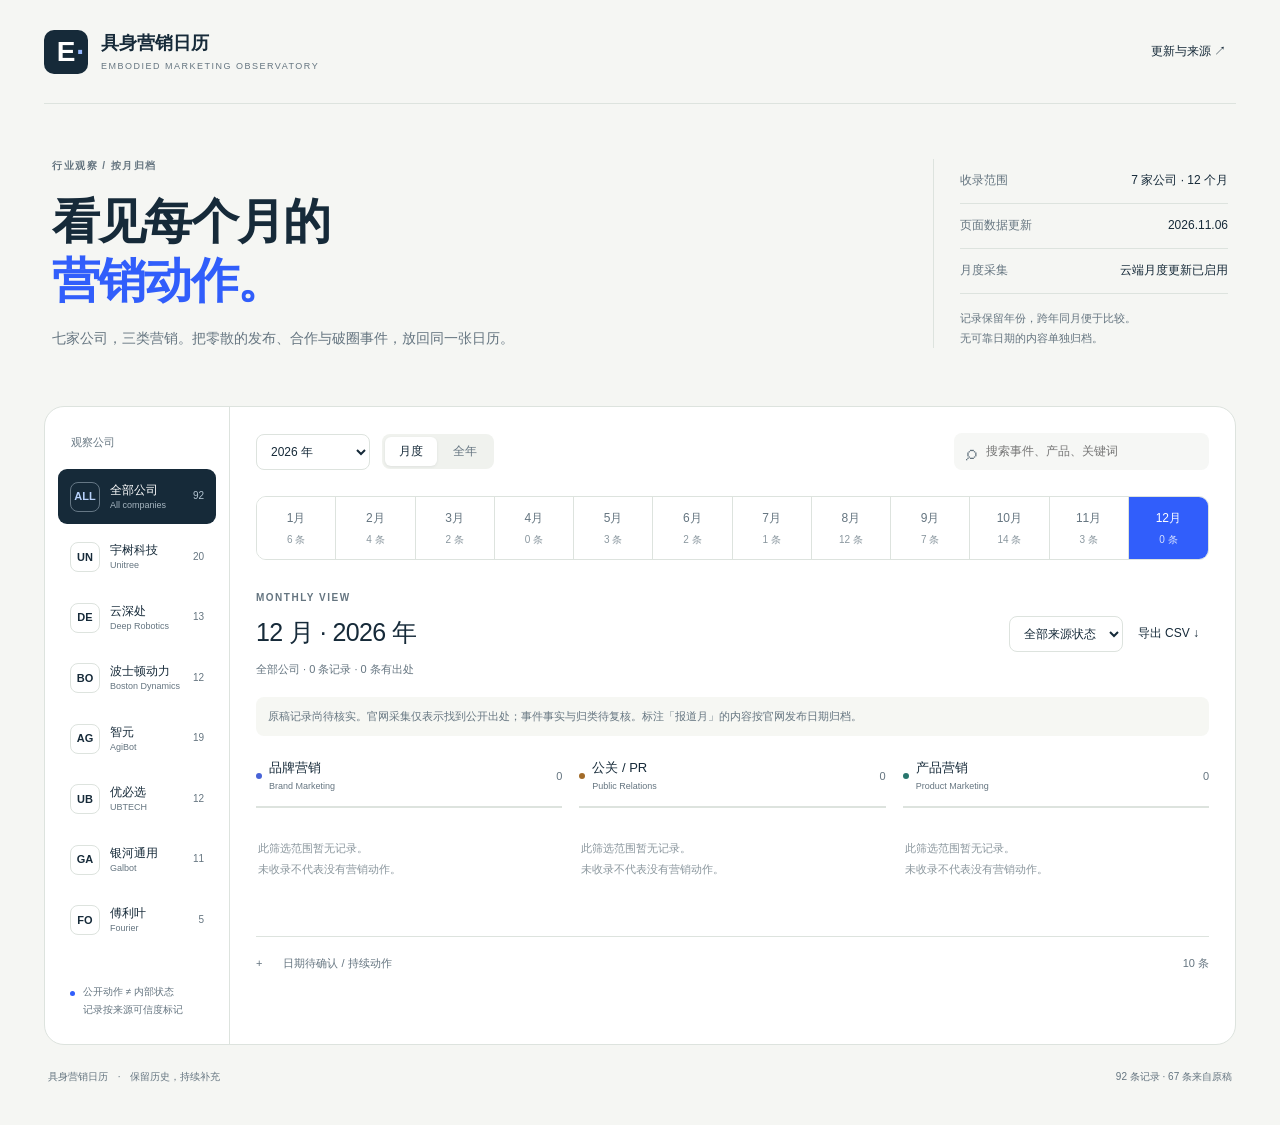
<file: index.html>
<!doctype html>
<html lang="zh-CN">
<head>
  <meta charset="utf-8">
  <meta name="viewport" content="width=device-width,initial-scale=1">
  <meta name="description" content="具身智能公司营销动作日历：按月查看品牌营销、公关与产品营销，追踪公开来源与更新记录。">
  <meta name="color-scheme" content="light">
  <title>具身营销日历 · 行业观察</title>
  <style>:root{--ink:#162a39;--muted:#657580;--paper:#f5f6f3;--white:#fff;--line:#dde3de;--blue:#315efb;--brand:#4863d7;--brand-soft:#eff2ff;--pr:#a26b29;--pr-soft:#fbf4e9;--product:#28766d;--product-soft:#eaf5f2;--pending:#797d83;--pending-soft:#f2f3f3;--radius:14px}
*{box-sizing:border-box}body{margin:0;background:var(--paper);color:var(--ink);font-family:-apple-system,BlinkMacSystemFont,"PingFang SC","Microsoft YaHei",sans-serif;font-size:14px;line-height:1.65}button,input,select{font:inherit;color:inherit}button,a,summary,select{touch-action:manipulation}button{cursor:pointer}a{color:var(--blue);text-underline-offset:3px}button:focus-visible,a:focus-visible,select:focus-visible,input:focus-visible,summary:focus-visible{outline:3px solid #7192ff;outline-offset:3px}.site-shell{max-width:1440px;padding:0 44px;margin:auto}.topbar{height:104px;display:flex;justify-content:space-between;align-items:center;border-bottom:1px solid var(--line);gap:18px}.wordmark{display:flex;align-items:center;gap:13px;text-decoration:none;color:var(--ink);font-size:18px;font-weight:600;line-height:1.35}.wordmark small{display:block;font-size:9px;font-weight:500;letter-spacing:1.5px;margin-top:5px;color:var(--muted)}.logo{background:var(--ink);color:#fff;display:grid;place-items:center;font-size:28px;position:relative;width:44px;height:44px;border-radius:10px}.logo span{color:#96b8ff;position:absolute;right:4px;bottom:3px}.quiet{border:0;padding:8px 10px;background:transparent;font-size:12px;border-radius:7px}.quiet:hover{background:#e9ede8}.hero{display:flex;align-items:center;justify-content:space-between;gap:70px;padding:54px 8px 56px}.hero-copy{max-width:610px}.eyebrow{font-size:10px;letter-spacing:1.5px;font-weight:600;color:var(--muted)}h1{font-size:48px;letter-spacing:-1.8px;line-height:1.23;font-weight:600;margin:17px 0 17px}h1 span{color:var(--blue)}.hero p{margin:0;color:var(--muted);max-width:475px;font-size:14px}.hero-meta{min-width:295px;max-width:345px;padding-left:26px;border-left:1px solid var(--line)}.meta-line{display:flex;justify-content:space-between;gap:30px;padding:12px 0;border-bottom:1px solid var(--line);font-size:12px}.meta-line span{color:var(--muted)}.meta-line strong{font-weight:500;text-align:right}.meta-caption{font-size:11px;color:var(--muted);line-height:1.8;padding-top:15px}.workspace{display:grid;grid-template-columns:185px minmax(0,1fr);background:var(--white);border:1px solid var(--line);border-radius:20px;min-height:530px;overflow:hidden}.sidebar{border-right:1px solid var(--line);padding:26px 13px 25px}.section-label{font-size:11px;color:var(--muted);padding:0 13px 18px;font-weight:500}.company-button{display:flex;align-items:center;text-align:left;width:100%;gap:10px;border:0;background:transparent;padding:12px;border-radius:9px;margin-bottom:5px}.company-button:hover{background:#f6f7f4}.company-button[aria-pressed=true]{background:var(--ink);color:#fff}.company-mark{font-size:11px;display:grid;place-items:center;height:30px;width:30px;border:1px solid var(--line);border-radius:8px;flex-shrink:0;font-weight:600}.company-button[aria-pressed=true] .company-mark{border-color:#657785;color:#b7d1fa}.company-name{font-size:12px;line-height:1.5;font-weight:500}.company-name small{display:block;font-size:9px;color:var(--muted);font-weight:400}.company-button[aria-pressed=true] small{color:#a7b6c1}.company-total{margin-left:auto;font-size:10px;color:var(--muted)}.company-button[aria-pressed=true] .company-total{color:#b3c4d1}.sidebar-note{display:flex;gap:8px;margin:35px 12px 0;align-items:start}.note-dot{width:5px;height:5px;background:var(--blue);margin-top:8px;flex-shrink:0;border-radius:50%}.sidebar-note p{font-size:10px;line-height:1.8;color:var(--muted);margin:0}.content{min-width:0;padding:26px 26px 32px}.toolbar,.toolbar-left,.result-actions{display:flex;align-items:center;gap:12px}.toolbar{justify-content:space-between;gap:20px}select{appearance:auto;background:var(--white);border:1px solid var(--line);padding:7px 10px;border-radius:8px;max-width:100%;font-size:12px;min-height:36px}.view-switch{display:flex;background:#f0f2ee;border-radius:8px;padding:3px;gap:2px}.view-switch button{border:0;background:transparent;font-size:12px;padding:5px 14px;border-radius:6px;color:var(--muted)}.view-switch button[aria-pressed=true]{background:#fff;color:var(--ink);box-shadow:0 1px 3px #142a3514}.search{display:flex;align-items:center;gap:7px;color:var(--muted);width:255px;background:#f6f7f5;padding:7px 11px;border-radius:8px;border:1px solid transparent}.search:focus-within{border-color:var(--blue)}.search span{font-size:21px;line-height:1}.search input{background:transparent;border:0;outline:0;width:100%;min-width:0;font-size:12px}.months{display:grid;grid-template-columns:repeat(12,minmax(0,1fr));margin:26px 0 30px;border:1px solid var(--line);border-radius:10px;overflow:hidden}.month-button{background:#fff;border:0;border-right:1px solid var(--line);padding:12px 3px 10px;min-width:0;color:var(--muted)}.month-button:last-child{border-right:0}.month-button strong{font-size:12px;font-weight:500;display:block}.month-button span{font-size:10px;display:block;margin-top:3px;color:#8b98a0}.month-button:hover{background:#f2f5ff}.month-button[aria-pressed=true]{background:var(--blue);color:#fff}.month-button[aria-pressed=true] span{color:#d5e0ff}.result-head{display:flex;justify-content:space-between;gap:18px;align-items:center;margin-bottom:19px}.result-head h2{font-size:25px;font-weight:500;margin:6px 0;letter-spacing:-.6px}.result-head p{color:var(--muted);font-size:11px;margin:0}.result-actions{gap:5px;flex-wrap:wrap;justify-content:flex-end}.data-note{font-size:11px;line-height:1.8;padding:10px 12px;border-radius:8px;background:#f6f7f3;color:var(--muted);margin-bottom:21px}.category-grid{display:grid;grid-template-columns:repeat(3,minmax(0,1fr));gap:17px}.category{min-width:0}.category-head{display:flex;align-items:center;gap:7px;padding-bottom:12px;border-bottom:2px solid var(--line);margin-bottom:6px}.category-head h3{font-size:13px;font-weight:500;margin:0}.category-head small{font-size:9px;color:var(--muted);font-weight:400;display:block}.category-head .dot{width:6px;height:6px;border-radius:50%;background:var(--category-color)}.category-head .count{margin-left:auto;font-size:11px;color:var(--muted)}.category.brand{--category-color:var(--brand)}.category.pr{--category-color:var(--pr)}.category.product{--category-color:var(--product)}.event-card{border:0;border-bottom:1px solid var(--line);padding:18px 2px 16px;background:transparent;text-align:left;width:100%;display:block}.event-card:hover .event-title{color:var(--blue)}.event-meta{display:flex;align-items:center;gap:7px;font-size:10px;color:var(--muted);flex-wrap:wrap;margin-bottom:8px}.year-tag{background:#eef0ed;color:#657780;padding:0 5px;border-radius:4px;font-size:9px}.event-title{font-size:13px;font-weight:500;line-height:1.75;margin:0 0 9px;overflow-wrap:anywhere}.event-bottom{display:flex;justify-content:space-between;gap:8px;align-items:center;font-size:9px;color:var(--muted)}.status{display:inline-flex;align-items:center;gap:4px}.status::before{content:'';height:4px;width:4px;border-radius:50%;background:#999}.status.collected::before{background:var(--blue)}.status.verified::before{background:var(--product)}.empty{font-size:11px;line-height:1.9;color:#8a969d;padding:24px 2px 28px}.annual-wrap{overflow:auto}.annual-table{width:100%;border-collapse:collapse;min-width:660px;font-size:11px}.annual-table th{text-align:left;color:var(--muted);font-weight:500;padding:12px;border-bottom:1px solid var(--line);position:sticky;top:0;background:#fff}.annual-table td{vertical-align:top;border-bottom:1px solid var(--line);padding:12px;width:30%}.annual-table td:first-child{width:10%;font-size:12px}.annual-event{display:block;border:0;background:transparent;text-align:left;width:100%;padding:7px 0;font-size:11px;line-height:1.7}.annual-event:hover{color:var(--blue)}.annual-event small{color:var(--muted);font-size:9px;display:block}.annual-month{background:transparent;border:0;font-weight:500;white-space:nowrap;padding:8px 0}.annual-month:hover{color:var(--blue)}.undated{margin-top:28px;padding-top:17px;border-top:1px solid var(--line)}.undated summary{display:flex;justify-content:space-between;gap:15px;cursor:pointer;font-size:11px;color:var(--muted);list-style:none}.undated summary::before{content:'+';margin-right:6px}.undated summary span:first-of-type{margin-right:auto}.undated[open] summary::before{content:'−'}.undated .event-card{padding:13px 0}.undated-grid{display:grid;grid-template-columns:repeat(2,minmax(0,1fr));gap:0 20px}.muted{color:var(--muted);font-size:11px}footer{display:flex;justify-content:space-between;gap:16px;padding:24px 4px 40px;font-size:10px;color:var(--muted)}.footer-dot{padding:0 7px}dialog{border:1px solid var(--line);border-radius:18px;max-width:660px;width:calc(100% - 32px);padding:28px;max-height:85vh;overflow:auto;color:var(--ink)}dialog::backdrop{background:#17273488;backdrop-filter:blur(3px)}.dialog-top{display:flex;justify-content:space-between;align-items:center;gap:16px;margin-bottom:20px}.dialog-top h2{margin:0;font-size:20px;font-weight:500}.detail-title{font-size:22px;line-height:1.6;margin:10px 0 18px;font-weight:500;overflow-wrap:anywhere}.detail-grid{display:grid;grid-template-columns:100px 1fr;gap:9px 15px;font-size:12px;padding:18px 0;border-top:1px solid var(--line);border-bottom:1px solid var(--line);margin:18px 0}.detail-grid dt{color:var(--muted)}.detail-grid dd{margin:0;overflow-wrap:anywhere}.detail-note{font-size:12px;line-height:1.9;background:#f6f7f3;padding:14px;border-radius:10px}.source-list{padding:0;list-style:none;font-size:12px}.source-list li{padding:10px 0;border-bottom:1px solid var(--line)}.source-list small{display:block;color:var(--muted);font-size:10px;margin-top:4px}#about-content h3{font-size:13px;font-weight:600;margin:23px 0 8px}#about-content p,#about-content li{font-size:12px;line-height:1.9;color:var(--muted)}.run-item{padding:13px 0;border-bottom:1px solid var(--line);font-size:12px}.run-item small{display:block;color:var(--muted);font-size:11px}.source-health{display:flex;justify-content:space-between;gap:12px;padding:7px 0;font-size:11px}.source-health span:last-child{text-align:right;color:var(--muted)}.sr-only{position:absolute;width:1px;height:1px;overflow:hidden;clip:rect(0,0,0,0);white-space:nowrap}
@media(min-width:1450px){.hero{padding-top:65px;padding-bottom:65px}}
@media(max-width:1100px){.site-shell{padding:0 25px}.workspace{grid-template-columns:165px minmax(0,1fr)}.content{padding:22px 19px}.category-grid{gap:12px}.hero{gap:30px}.result-head{align-items:flex-start}.result-actions{max-width:145px}.hero-meta{min-width:270px}.company-mark{width:26px;height:26px}.company-button{gap:8px;padding:10px}.search{width:215px}}
@media(max-width:800px){.hero{padding:35px 0;align-items:flex-start;gap:22px}h1{font-size:36px}.hero-meta{min-width:220px;padding-left:20px}.workspace{display:block}.sidebar{border-right:0;border-bottom:1px solid var(--line);padding:15px}.sidebar .section-label,.sidebar-note{display:none}#company-nav{display:flex;gap:7px;overflow-x:auto;padding-bottom:3px}.company-button{width:auto;flex-shrink:0;margin:0;padding:8px 11px}.company-button small,.company-mark,.company-total{display:none}.toolbar{gap:12px}.months{margin-top:20px}.month-button{padding:9px 2px}.month-button strong{font-size:11px}.category-grid{gap:15px}.event-title{font-size:12px}.hero p{font-size:12px}.meta-line{font-size:11px;gap:15px}.result-actions{max-width:none}.result-head{flex-wrap:wrap}.result-head h2{font-size:23px}}
@media(max-width:580px){.site-shell{padding:0 16px}.topbar{height:82px}.wordmark{font-size:15px;gap:9px}.wordmark small{font-size:7px;letter-spacing:.7px}.logo{width:36px;height:36px;font-size:24px}.quiet{font-size:11px;padding:8px 5px}.hero{display:block;padding:29px 0 31px}h1{font-size:34px;margin-top:12px}.hero-meta{border-left:0;padding:0;margin-top:24px;max-width:none;display:grid;grid-template-columns:1fr 1fr;gap:0 18px}.meta-line{display:block;padding:10px 0}.meta-line strong{display:block;margin-top:4px;text-align:left;font-size:12px}.meta-caption{padding:10px 0;font-size:10px}.workspace{border-radius:14px}.content{padding:20px 15px}.toolbar{align-items:stretch;flex-wrap:wrap}.toolbar-left{gap:10px;width:100%;justify-content:space-between}.search{width:100%;padding:9px 11px}.search input{font-size:16px}.months{grid-template-columns:repeat(6,minmax(0,1fr));border-radius:8px;margin-bottom:23px}.month-button:nth-child(6){border-right:0}.month-button:nth-child(-n+6){border-bottom:1px solid var(--line)}.month-button strong{font-size:12px}.result-head{margin-bottom:15px}.result-actions{width:100%;justify-content:space-between}.category-grid{display:block}.category{margin-top:22px}.category-head small{display:inline;margin-left:6px}.event-card{padding:14px 0}.event-title{font-size:14px}.event-meta,.event-bottom{font-size:11px}.category-head h3{font-size:14px}.undated-grid{display:block}.data-note{font-size:11px}.empty{padding:15px 0}.hero-meta .meta-line{min-width:0}footer{font-size:9px;flex-wrap:wrap;padding-bottom:24px}dialog{padding:20px}.detail-title{font-size:19px}.detail-grid{grid-template-columns:85px 1fr}.export{padding:8px 0}.view-switch button{min-height:31px}.company-button{min-height:38px}}
@media(prefers-reduced-motion:no-preference){.event-title{transition:color .15s}dialog[open]{animation:rise .15s ease-out}@keyframes rise{from{opacity:0;transform:translateY(8px)}to{opacity:1;transform:translateY(0)}}}
@media print{.hero{padding:20px 0}.hero-meta,.sidebar,.toolbar,.months,.result-actions,.topbar button,.undated{display:none}.workspace{display:block;border:0}.site-shell{padding:0}.content{padding:0}.event-card{break-inside:avoid}.data-note{background:none}.category-grid{gap:20px}.hero h1{font-size:28px}footer{padding-bottom:0}}
</style>
</head>
<body>
<div class="site-shell">
  <header class="topbar">
    <a class="wordmark" href="#"><span class="logo" aria-hidden="true">E<span>·</span></span><span>具身营销日历<small>EMBODIED MARKETING OBSERVATORY</small></span></a>
    <button class="quiet" id="about-button">更新与来源 ↗</button>
  </header>
  <section class="hero">
    <div class="hero-copy"><div class="eyebrow">行业观察 / 按月归档</div><h1>看见每个月的<br><span>营销动作。</span></h1><p>七家公司，三类营销。把零散的发布、合作与破圈事件，放回同一张日历。</p></div>
    <div class="hero-meta"><div class="meta-line"><span>收录范围</span><strong>7 家公司 · 12 个月</strong></div><div class="meta-line"><span>页面数据更新</span><strong id="updated-date">—</strong></div><div class="meta-line"><span>月度采集</span><strong id="automation-state">待上线启用</strong></div><div class="meta-caption">记录保留年份，跨年同月便于比较。<br>无可靠日期的内容单独归档。</div></div>
  </section>
  <main class="workspace">
    <aside class="sidebar" aria-label="公司筛选"><div class="section-label">观察公司</div><div id="company-nav"></div><div class="sidebar-note"><span class="note-dot"></span><p>公开动作 ≠ 内部状态<br>记录按来源可信度标记</p></div></aside>
    <div class="content">
      <div class="toolbar"><div class="toolbar-left"><label class="sr-only" for="year">年份</label><select id="year"></select><div class="view-switch" aria-label="浏览视图"><button id="view-month" aria-pressed="true">月度</button><button id="view-year" aria-pressed="false">全年</button></div></div><label class="search"><span aria-hidden="true">⌕</span><input id="search" type="search" placeholder="搜索事件、产品、关键词" aria-label="搜索事件、产品、关键词"></label></div>
      <div id="months" class="months" aria-label="月份选择"></div>
      <div class="result-head"><div><div class="eyebrow" id="result-kicker">MONTHLY VIEW</div><h2 id="result-title">—</h2><p id="result-summary" aria-live="polite">—</p></div><div class="result-actions"><label class="sr-only" for="trust">来源状态</label><select id="trust"><option value="all">全部来源状态</option><option value="sourced">有公开来源</option><option value="verified">已人工核实</option><option value="pending">原稿待核实</option></select><button class="quiet export" id="export">导出 CSV ↓</button></div></div>
      <div class="data-note" id="data-note"></div>
      <div id="results"></div>
      <details class="undated"><summary><span>日期待确认 / 持续动作</span><span id="undated-count">0 条</span></summary><p class="muted">原稿缺少年份或注明持续型的内容，未计入月度统计。</p><div id="undated-results"></div></details>
    </div>
  </main>
  <footer><span>具身营销日历 <span class="footer-dot">·</span> 保留历史，持续补充</span><span id="footer-count">—</span></footer>
</div>
<dialog id="event-dialog" aria-labelledby="event-dialog-title"><div class="dialog-top"><span class="eyebrow">事件档案</span><button id="close-event" class="quiet" aria-label="关闭事件详情">关闭 ×</button></div><div id="event-detail"></div></dialog>
<dialog id="about-dialog" aria-labelledby="about-dialog-title"><div class="dialog-top"><h2 id="about-dialog-title">更新与来源</h2><button id="close-about" class="quiet" aria-label="关闭更新与来源">关闭 ×</button></div><div id="about-content"></div></dialog>
<script type="application/json" id="calendar-data">{"schema_version": 1, "updated_at": "2026-11-06T20:50:57+08:00", "last_collection_at": "2026-11-06T21:39:41+08:00", "last_success_at": "2026-11-06T21:39:41+08:00", "companies": [{"id": "unitree", "name": "宇树科技", "en": "Unitree", "focus": "四足 / 人形"}, {"id": "deep", "name": "云深处", "en": "Deep Robotics", "focus": "四足 / 工业"}, {"id": "boston", "name": "波士顿动力", "en": "Boston Dynamics", "focus": "四足 / 人形 / 物流"}, {"id": "agibot", "name": "智元", "en": "AgiBot", "focus": "人形 / 全矩阵"}, {"id": "ubtech", "name": "优必选", "en": "UBTECH", "focus": "人形 / 工业"}, {"id": "galbot", "name": "银河通用", "en": "Galbot", "focus": "ET1 / 星仔"}, {"id": "fourier", "name": "傅利叶", "en": "Fourier", "focus": "人形 / 康养"}], "events": [{"id": "original-76e19db02dcc", "company": "unitree", "category": "brand", "title": "春晚H1《秧BOT》全网刷屏", "summary": "", "year": 2025, "month": 1, "date": null, "date_basis": "original_month", "original_year": 2025, "original_month": 1, "status": "pending", "sources": [], "origin": "original", "continuous": false, "added_at": "2026-11-06", "notes": "原稿导入，尚未核实事件、时间与数据。"}, {"id": "original-5643a35c9cc0", "company": "unitree", "category": "brand", "title": "CES展台G1格斗13分钟围满", "summary": "", "year": 2026, "month": 1, "date": null, "date_basis": "original_month", "original_year": 2026, "original_month": 1, "status": "pending", "sources": [], "origin": "original", "continuous": false, "added_at": "2026-11-06", "notes": "原稿导入，尚未核实事件、时间与数据。"}, {"id": "original-8ac73b32db8a", "company": "unitree", "category": "brand", "title": "马年春晚G1/H2《武BOT》义乌集群武术", "summary": "", "year": 2026, "month": 2, "date": null, "date_basis": "original_month", "original_year": 2026, "original_month": 2, "status": "pending", "sources": [], "origin": "original", "continuous": false, "added_at": "2026-11-06", "notes": "原稿导入，尚未核实事件、时间与数据。"}, {"id": "original-311922480683", "company": "unitree", "category": "brand", "title": "开源生态(43项目·持续)", "summary": "", "year": null, "month": null, "date": null, "date_basis": "unknown", "original_year": null, "original_month": 2, "status": "pending", "sources": [], "origin": "original", "continuous": true, "added_at": "2026-11-06", "notes": "原稿导入，尚未核实事件、时间与数据。原稿注明持续型动作，未强行归入单月。"}, {"id": "original-4be0bb8d2b93", "company": "unitree", "category": "brand", "title": "G1人形格斗赛", "summary": "", "year": 2025, "month": 5, "date": null, "date_basis": "original_month", "original_year": 2025, "original_month": 5, "status": "pending", "sources": [], "origin": "original", "continuous": false, "added_at": "2026-11-06", "notes": "原稿导入，尚未核实事件、时间与数据。"}, {"id": "original-b68f825484ba", "company": "unitree", "category": "brand", "title": "浙大产业学院(生态)", "summary": "", "year": 2026, "month": 6, "date": null, "date_basis": "original_month", "original_year": 2026, "original_month": 6, "status": "pending", "sources": [], "origin": "original", "continuous": false, "added_at": "2026-11-06", "notes": "原稿导入，尚未核实事件、时间与数据。"}, {"id": "original-5a2a822ad8a0", "company": "unitree", "category": "brand", "title": "运动会H1夺4金", "summary": "", "year": 2025, "month": 8, "date": null, "date_basis": "original_month", "original_year": 2025, "original_month": 8, "status": "pending", "sources": [], "origin": "original", "continuous": false, "added_at": "2026-11-06", "notes": "原稿导入，尚未核实事件、时间与数据。"}, {"id": "original-e77001e86aa3", "company": "unitree", "category": "brand", "title": "WRC群舞/乒乓球/机甲", "summary": "", "year": 2026, "month": 8, "date": null, "date_basis": "original_month", "original_year": 2026, "original_month": 8, "status": "pending", "sources": [], "origin": "original", "continuous": false, "added_at": "2026-11-06", "notes": "原稿导入，尚未核实事件、时间与数据。"}, {"id": "original-762465c4b6e9", "company": "unitree", "category": "brand", "title": "IFA柏林表演", "summary": "", "year": 2025, "month": 9, "date": null, "date_basis": "original_month", "original_year": 2025, "original_month": 9, "status": "pending", "sources": [], "origin": "original", "continuous": false, "added_at": "2026-11-06", "notes": "原稿导入，尚未核实事件、时间与数据。"}, {"id": "original-75ec8842c6fe", "company": "unitree", "category": "brand", "title": "泰山A2全自主登3100级", "summary": "", "year": 2026, "month": 11, "date": null, "date_basis": "original_month", "original_year": 2026, "original_month": 11, "status": "pending", "sources": [], "origin": "original", "continuous": false, "added_at": "2026-11-06", "notes": "原稿导入，尚未核实事件、时间与数据。"}, {"id": "original-3f4ef9409029", "company": "unitree", "category": "brand", "title": "王力宏演唱会6台伴舞(马斯克转发)", "summary": "", "year": 2025, "month": 12, "date": null, "date_basis": "original_month", "original_year": 2025, "original_month": 12, "status": "pending", "sources": [], "origin": "original", "continuous": false, "added_at": "2026-11-06", "notes": "原稿导入，尚未核实事件、时间与数据。"}, {"id": "original-1ae8ebc83518", "company": "unitree", "category": "pr", "title": "德国总理默茨率团参观", "summary": "", "year": 2026, "month": 2, "date": null, "date_basis": "original_month", "original_year": 2026, "original_month": 2, "status": "pending", "sources": [], "origin": "original", "continuous": false, "added_at": "2026-11-06", "notes": "原稿导入，尚未核实事件、时间与数据。"}, {"id": "original-ee35f653d2db", "company": "unitree", "category": "pr", "title": "黄仁勋官宣英伟达合作H2+(GR00T参考设计)", "summary": "", "year": 2026, "month": 6, "date": null, "date_basis": "original_month", "original_year": 2026, "original_month": 6, "status": "pending", "sources": [], "origin": "original", "continuous": false, "added_at": "2026-11-06", "notes": "原稿导入，尚未核实事件、时间与数据。"}, {"id": "original-914daf1ed7f8", "company": "unitree", "category": "pr", "title": "科创板上市", "summary": "", "year": 2026, "month": 8, "date": null, "date_basis": "original_month", "original_year": 2026, "original_month": 8, "status": "pending", "sources": [], "origin": "original", "continuous": false, "added_at": "2026-11-06", "notes": "原稿导入，尚未核实事件、时间与数据。"}, {"id": "original-6265d9594e72", "company": "unitree", "category": "product", "title": "CES产品露出(G1/H2)", "summary": "", "year": 2026, "month": 1, "date": null, "date_basis": "original_month", "original_year": 2026, "original_month": 1, "status": "pending", "sources": [], "origin": "original", "continuous": false, "added_at": "2026-11-06", "notes": "原稿导入，尚未核实事件、时间与数据。"}, {"id": "original-b7a4161927e0", "company": "unitree", "category": "product", "title": "人形收入>50%/5500+台(软数据)", "summary": "", "year": 2025, "month": 1, "date": null, "date_basis": "original_month", "original_year": 2025, "original_month": 1, "status": "pending", "sources": [], "origin": "original", "continuous": false, "added_at": "2026-11-06", "notes": "原稿导入，尚未核实事件、时间与数据。"}, {"id": "original-757c9301f19a", "company": "unitree", "category": "product", "title": "WRC GD01载人机甲发布", "summary": "", "year": 2026, "month": 8, "date": null, "date_basis": "original_month", "original_year": 2026, "original_month": 8, "status": "pending", "sources": [], "origin": "original", "continuous": false, "added_at": "2026-11-06", "notes": "原稿导入，尚未核实事件、时间与数据。"}, {"id": "original-7139a19ddf42", "company": "unitree", "category": "product", "title": "Apollo Store上线+京东MALL首店", "summary": "", "year": 2025, "month": 12, "date": null, "date_basis": "original_month", "original_year": 2025, "original_month": 12, "status": "pending", "sources": [], "origin": "original", "continuous": false, "added_at": "2026-11-06", "notes": "原稿导入，尚未核实事件、时间与数据。"}, {"id": "original-1a0866e43aa0", "company": "deep", "category": "brand", "title": "WAIC实景巡检(电力巡检搬进馆)", "summary": "", "year": 2025, "month": 7, "date": null, "date_basis": "original_month", "original_year": 2025, "original_month": 7, "status": "pending", "sources": [], "origin": "original", "continuous": false, "added_at": "2026-11-06", "notes": "原稿导入，尚未核实事件、时间与数据。"}, {"id": "original-6774a76d4fa6", "company": "deep", "category": "brand", "title": "WRC人形首秀", "summary": "", "year": 2026, "month": 8, "date": null, "date_basis": "original_month", "original_year": 2026, "original_month": 8, "status": "pending", "sources": [], "origin": "original", "continuous": false, "added_at": "2026-11-06", "notes": "原稿导入，尚未核实事件、时间与数据。"}, {"id": "original-6335a63e0a3f", "company": "deep", "category": "brand", "title": "GITEX迪拜(安防/应急方案)", "summary": "", "year": 2025, "month": 10, "date": null, "date_basis": "original_month", "original_year": 2025, "original_month": 10, "status": "pending", "sources": [], "origin": "original", "continuous": false, "added_at": "2026-11-06", "notes": "原稿导入，尚未核实事件、时间与数据。"}, {"id": "original-6feca842fb54", "company": "deep", "category": "pr", "title": "GITEX中国驻阿总领事到场", "summary": "", "year": 2025, "month": 10, "date": null, "date_basis": "original_month", "original_year": 2025, "original_month": 10, "status": "pending", "sources": [], "origin": "original", "continuous": false, "added_at": "2026-11-06", "notes": "原稿导入，尚未核实事件、时间与数据。"}, {"id": "original-575c8e2e4b6c", "company": "deep", "category": "pr", "title": "超5亿C轮融资(年未明·PR)", "summary": "", "year": null, "month": null, "date": null, "date_basis": "unknown", "original_year": null, "original_month": 12, "status": "pending", "sources": [], "origin": "original", "continuous": false, "added_at": "2026-11-06", "notes": "原稿导入，尚未核实事件、时间与数据。"}, {"id": "original-93c8bf63f032", "company": "deep", "category": "product", "title": "绝影X30/山猫M20首秀+巡检数据披露", "summary": "", "year": 2025, "month": 7, "date": null, "date_basis": "original_month", "original_year": 2025, "original_month": 7, "status": "pending", "sources": [], "origin": "original", "continuous": false, "added_at": "2026-11-06", "notes": "原稿导入，尚未核实事件、时间与数据。"}, {"id": "original-ff898a303aff", "company": "deep", "category": "product", "title": "全球首款全天候人形发布", "summary": "", "year": 2026, "month": 8, "date": null, "date_basis": "original_month", "original_year": 2026, "original_month": 8, "status": "pending", "sources": [], "origin": "original", "continuous": false, "added_at": "2026-11-06", "notes": "原稿导入，尚未核实事件、时间与数据。"}, {"id": "original-067a8d403be1", "company": "deep", "category": "product", "title": "新加坡电网隧道巡检交付(出海落地)", "summary": "", "year": null, "month": null, "date": null, "date_basis": "unknown", "original_year": null, "original_month": 11, "status": "pending", "sources": [], "origin": "original", "continuous": false, "added_at": "2026-11-06", "notes": "原稿导入，尚未核实事件、时间与数据。"}, {"id": "original-0652cb651882", "company": "boston", "category": "brand", "title": "AGT直播编舞(认知重塑·8–9月播出)", "summary": "", "year": 2025, "month": 5, "date": null, "date_basis": "original_month", "original_year": 2025, "original_month": 5, "status": "pending", "sources": [], "origin": "original", "continuous": false, "added_at": "2026-11-06", "notes": "原稿导入，尚未核实事件、时间与数据。"}, {"id": "original-e61019575cfc", "company": "boston", "category": "brand", "title": "Calgary Stampede 14晚live", "summary": "", "year": 2024, "month": 7, "date": null, "date_basis": "original_month", "original_year": 2024, "original_month": 7, "status": "pending", "sources": [], "origin": "original", "continuous": false, "added_at": "2026-11-06", "notes": "原稿导入，尚未核实事件、时间与数据。"}, {"id": "original-a0c4937c4a48", "company": "boston", "category": "brand", "title": "AGT播出季(承接)", "summary": "", "year": 2025, "month": 8, "date": null, "date_basis": "original_month", "original_year": 2025, "original_month": 8, "status": "pending", "sources": [], "origin": "original", "continuous": false, "added_at": "2026-11-06", "notes": "原稿导入，尚未核实事件、时间与数据。"}, {"id": "original-70752ee1a6aa", "company": "boston", "category": "pr", "title": "Hyundai部署「数万台」", "summary": "", "year": 2025, "month": 4, "date": null, "date_basis": "original_month", "original_year": 2025, "original_month": 4, "status": "pending", "sources": [], "origin": "original", "continuous": false, "added_at": "2026-11-06", "notes": "原稿导入，尚未核实事件、时间与数据。"}, {"id": "original-862db5202f8e", "company": "boston", "category": "pr", "title": "DHL MOU追加1000台", "summary": "", "year": 2025, "month": 5, "date": null, "date_basis": "original_month", "original_year": 2025, "original_month": 5, "status": "pending", "sources": [], "origin": "original", "continuous": false, "added_at": "2026-11-06", "notes": "原稿导入，尚未核实事件、时间与数据。"}, {"id": "original-dee8a2b9fa60", "company": "boston", "category": "pr", "title": "裁员45人(盈利压力)", "summary": "", "year": 2024, "month": 12, "date": null, "date_basis": "original_month", "original_year": 2024, "original_month": 12, "status": "pending", "sources": [], "origin": "original", "continuous": false, "added_at": "2026-11-06", "notes": "原稿导入，尚未核实事件、时间与数据。"}, {"id": "original-6d04f0619578", "company": "boston", "category": "product", "title": "Orbit机队软件迭代(持续)", "summary": "", "year": null, "month": null, "date": null, "date_basis": "unknown", "original_year": null, "original_month": 12, "status": "pending", "sources": [], "origin": "original", "continuous": true, "added_at": "2026-11-06", "notes": "原稿导入，尚未核实事件、时间与数据。原稿注明持续型动作，未强行归入单月。"}, {"id": "original-930be51f85e4", "company": "agibot", "category": "brand", "title": "CES26北美首秀", "summary": "", "year": 2026, "month": 1, "date": null, "date_basis": "original_month", "original_year": 2026, "original_month": 1, "status": "pending", "sources": [], "origin": "original", "continuous": false, "added_at": "2026-11-06", "notes": "原稿导入，尚未核实事件、时间与数据。"}, {"id": "original-6ffe33b7e1d2", "company": "agibot", "category": "brand", "title": "米兰欧洲首发(文化破圈侧)", "summary": "", "year": 2026, "month": 1, "date": null, "date_basis": "original_month", "original_year": 2026, "original_month": 1, "status": "pending", "sources": [], "origin": "original", "continuous": false, "added_at": "2026-11-06", "notes": "原稿导入，尚未核实事件、时间与数据。"}, {"id": "original-1a060dab21f1", "company": "agibot", "category": "brand", "title": "《机器人奇妙夜》", "summary": "", "year": 2026, "month": 2, "date": null, "date_basis": "original_month", "original_year": 2026, "original_month": 2, "status": "pending", "sources": [], "origin": "original", "continuous": false, "added_at": "2026-11-06", "notes": "原稿导入，尚未核实事件、时间与数据。"}, {"id": "original-c3be82d91b49", "company": "agibot", "category": "brand", "title": "MWC26西班牙国王参观", "summary": "", "year": 2026, "month": 3, "date": null, "date_basis": "original_month", "original_year": 2026, "original_month": 3, "status": "pending", "sources": [], "origin": "original", "continuous": false, "added_at": "2026-11-06", "notes": "原稿导入，尚未核实事件、时间与数据。"}, {"id": "original-39552e9875ef", "company": "agibot", "category": "brand", "title": "外滩大会(千万关注)", "summary": "", "year": 2025, "month": 9, "date": null, "date_basis": "original_month", "original_year": 2025, "original_month": 9, "status": "pending", "sources": [], "origin": "original", "continuous": false, "added_at": "2026-11-06", "notes": "原稿导入，尚未核实事件、时间与数据。"}, {"id": "original-93da40dfd166", "company": "agibot", "category": "brand", "title": "上海时装周走秀", "summary": "", "year": 2025, "month": 10, "date": null, "date_basis": "original_month", "original_year": 2025, "original_month": 10, "status": "pending", "sources": [], "origin": "original", "continuous": false, "added_at": "2026-11-06", "notes": "原稿导入，尚未核实事件、时间与数据。"}, {"id": "original-37820a00ab9b", "company": "agibot", "category": "brand", "title": "戏剧学院80周年+进博会快闪+SAP TechEd柏林", "summary": "", "year": 2025, "month": 11, "date": null, "date_basis": "original_month", "original_year": 2025, "original_month": 11, "status": "pending", "sources": [], "origin": "original", "continuous": false, "added_at": "2026-11-06", "notes": "原稿导入，尚未核实事件、时间与数据。"}, {"id": "original-1ff0379dbbff", "company": "agibot", "category": "pr", "title": "米兰欧洲首发(500+伙伴·空客VP站台)", "summary": "", "year": 2026, "month": 1, "date": null, "date_basis": "original_month", "original_year": 2026, "original_month": 1, "status": "pending", "sources": [], "origin": "original", "continuous": false, "added_at": "2026-11-06", "notes": "原稿导入，尚未核实事件、时间与数据。"}, {"id": "original-fdad430bf5cd", "company": "agibot", "category": "pr", "title": "远征A2三认证(CR/CE/FCC·年未明)", "summary": "", "year": null, "month": null, "date": null, "date_basis": "unknown", "original_year": null, "original_month": 12, "status": "pending", "sources": [], "origin": "original", "continuous": false, "added_at": "2026-11-06", "notes": "原稿导入，尚未核实事件、时间与数据。"}, {"id": "original-195347a2d0a3", "company": "agibot", "category": "product", "title": "米兰首发(产品+渠道)", "summary": "", "year": 2026, "month": 1, "date": null, "date_basis": "original_month", "original_year": 2026, "original_month": 1, "status": "pending", "sources": [], "origin": "original", "continuous": false, "added_at": "2026-11-06", "notes": "原稿导入，尚未核实事件、时间与数据。"}, {"id": "original-dc88753e30a5", "company": "agibot", "category": "product", "title": "擎天租租赁平台(持续)", "summary": "", "year": null, "month": null, "date": null, "date_basis": "unknown", "original_year": null, "original_month": 2, "status": "pending", "sources": [], "origin": "original", "continuous": true, "added_at": "2026-11-06", "notes": "原稿导入，尚未核实事件、时间与数据。原稿注明持续型动作，未强行归入单月。"}, {"id": "original-ef999aeb52b4", "company": "agibot", "category": "product", "title": "5100台出货声称(软数据)", "summary": "", "year": null, "month": null, "date": null, "date_basis": "unknown", "original_year": null, "original_month": 11, "status": "pending", "sources": [], "origin": "original", "continuous": false, "added_at": "2026-11-06", "notes": "原稿导入，尚未核实事件、时间与数据。"}, {"id": "original-b79d9c9e98db", "company": "ubtech", "category": "brand", "title": "大阪世博导览(4–10月持续)", "summary": "", "year": null, "month": null, "date": null, "date_basis": "unknown", "original_year": 2025, "original_month": 4, "status": "pending", "sources": [], "origin": "original", "continuous": true, "added_at": "2026-11-06", "notes": "原稿导入，尚未核实事件、时间与数据。原稿注明持续型动作，未强行归入单月。"}, {"id": "original-b726dd9bc46b", "company": "ubtech", "category": "pr", "title": "富士康三年战略官宣", "summary": "", "year": 2025, "month": 1, "date": null, "date_basis": "original_month", "original_year": 2025, "original_month": 1, "status": "pending", "sources": [], "origin": "original", "continuous": false, "added_at": "2026-11-06", "notes": "原稿导入，尚未核实事件、时间与数据。"}, {"id": "original-ab23931f96e6", "company": "ubtech", "category": "pr", "title": "东风柳汽意向超500台", "summary": "", "year": 2025, "month": 6, "date": null, "date_basis": "original_month", "original_year": 2025, "original_month": 6, "status": "pending", "sources": [], "origin": "original", "continuous": false, "added_at": "2026-11-06", "notes": "原稿导入，尚未核实事件、时间与数据。"}, {"id": "original-c5afc951f593", "company": "ubtech", "category": "pr", "title": "韩国出海(德山JMR/AJIN)", "summary": "", "year": 2026, "month": 7, "date": null, "date_basis": "original_month", "original_year": 2026, "original_month": 7, "status": "pending", "sources": [], "origin": "original", "continuous": false, "added_at": "2026-11-06", "notes": "原稿导入，尚未核实事件、时间与数据。"}, {"id": "original-769a8bb5bebe", "company": "ubtech", "category": "pr", "title": "2025订单超14亿(业绩·年未明)", "summary": "", "year": null, "month": null, "date": null, "date_basis": "unknown", "original_year": null, "original_month": 12, "status": "pending", "sources": [], "origin": "original", "continuous": false, "added_at": "2026-11-06", "notes": "原稿导入，尚未核实事件、时间与数据。"}, {"id": "original-7d3b3fbc3e04", "company": "ubtech", "category": "product", "title": "首进蔚来总装实训", "summary": "", "year": 2024, "month": 2, "date": null, "date_basis": "original_month", "original_year": 2024, "original_month": 2, "status": "pending", "sources": [], "origin": "original", "continuous": false, "added_at": "2026-11-06", "notes": "原稿导入，尚未核实事件、时间与数据。"}, {"id": "original-d30defd18bde", "company": "ubtech", "category": "product", "title": "东风柳汽20台(全球首次批量进厂)", "summary": "", "year": 2025, "month": 4, "date": null, "date_basis": "original_month", "original_year": 2025, "original_month": 4, "status": "pending", "sources": [], "origin": "original", "continuous": false, "added_at": "2026-11-06", "notes": "原稿导入，尚未核实事件、时间与数据。"}, {"id": "original-e3601b2fbb67", "company": "ubtech", "category": "product", "title": "Walker S2 3分钟自主换电(卖点)", "summary": "", "year": 2025, "month": 4, "date": null, "date_basis": "original_month", "original_year": 2025, "original_month": 4, "status": "pending", "sources": [], "origin": "original", "continuous": false, "added_at": "2026-11-06", "notes": "原稿导入，尚未核实事件、时间与数据。"}, {"id": "original-ee795b94e7ab", "company": "ubtech", "category": "product", "title": "比亚迪实训协同", "summary": "", "year": 2024, "month": 10, "date": null, "date_basis": "original_month", "original_year": 2024, "original_month": 10, "status": "pending", "sources": [], "origin": "original", "continuous": false, "added_at": "2026-11-06", "notes": "原稿导入，尚未核实事件、时间与数据。"}, {"id": "original-16f08f127bda", "company": "ubtech", "category": "product", "title": "第1000台S2下线", "summary": "", "year": 2025, "month": 11, "date": null, "date_basis": "original_month", "original_year": 2025, "original_month": 11, "status": "pending", "sources": [], "origin": "original", "continuous": false, "added_at": "2026-11-06", "notes": "原稿导入，尚未核实事件、时间与数据。"}, {"id": "original-26755ca002df", "company": "ubtech", "category": "product", "title": "极氪数十台多机协同", "summary": "", "year": 2024, "month": 12, "date": null, "date_basis": "original_month", "original_year": 2024, "original_month": 12, "status": "pending", "sources": [], "origin": "original", "continuous": false, "added_at": "2026-11-06", "notes": "原稿导入，尚未核实事件、时间与数据。"}, {"id": "original-bcb6748c0807", "company": "galbot", "category": "brand", "title": "春晚「小盖」搭沈腾马丽", "summary": "", "year": 2026, "month": 2, "date": null, "date_basis": "original_month", "original_year": 2026, "original_month": 2, "status": "pending", "sources": [], "origin": "original", "continuous": false, "added_at": "2026-11-06", "notes": "原稿导入，尚未核实事件、时间与数据。"}, {"id": "original-04e9ddea5ecf", "company": "galbot", "category": "brand", "title": "运动会郑洁网球全球直播(体育IP)", "summary": "", "year": 2026, "month": 8, "date": null, "date_basis": "original_month", "original_year": 2026, "original_month": 8, "status": "pending", "sources": [], "origin": "original", "continuous": false, "added_at": "2026-11-06", "notes": "原稿导入，尚未核实事件、时间与数据。"}, {"id": "original-57fdab40aaae", "company": "galbot", "category": "pr", "title": "WRC发布ET1+星脑(官宣)", "summary": "", "year": 2026, "month": 8, "date": null, "date_basis": "original_month", "original_year": 2026, "original_month": 8, "status": "pending", "sources": [], "origin": "original", "continuous": false, "added_at": "2026-11-06", "notes": "原稿导入，尚未核实事件、时间与数据。"}, {"id": "original-25a6c698aa4f", "company": "galbot", "category": "pr", "title": "预订24h破200台战报", "summary": "", "year": 2026, "month": 9, "date": null, "date_basis": "original_month", "original_year": 2026, "original_month": 9, "status": "pending", "sources": [], "origin": "original", "continuous": false, "added_at": "2026-11-06", "notes": "原稿导入，尚未核实事件、时间与数据。"}, {"id": "original-c4ef3e2a1302", "company": "galbot", "category": "product", "title": "ET1产品发布+星脑一脑多能", "summary": "", "year": 2026, "month": 8, "date": null, "date_basis": "original_month", "original_year": 2026, "original_month": 8, "status": "pending", "sources": [], "origin": "original", "continuous": false, "added_at": "2026-11-06", "notes": "原稿导入，尚未核实事件、时间与数据。"}, {"id": "original-ae5d9733416d", "company": "galbot", "category": "product", "title": "开启预订(24h 200台·0实际交付)", "summary": "", "year": 2026, "month": 9, "date": null, "date_basis": "original_month", "original_year": 2026, "original_month": 9, "status": "pending", "sources": [], "origin": "original", "continuous": false, "added_at": "2026-11-06", "notes": "原稿导入，尚未核实事件、时间与数据。"}, {"id": "original-652a526d0c57", "company": "fourier", "category": "brand", "title": "GReAT峰会(上海张江)", "summary": "", "year": 2026, "month": 5, "date": null, "date_basis": "original_month", "original_year": 2026, "original_month": 5, "status": "pending", "sources": [], "origin": "original", "continuous": false, "added_at": "2026-11-06", "notes": "原稿导入，尚未核实事件、时间与数据。"}, {"id": "original-a6c376ac79d9", "company": "fourier", "category": "pr", "title": "NHG/名古屋大学临床合作签约", "summary": "", "year": 2026, "month": 5, "date": null, "date_basis": "original_month", "original_year": 2026, "original_month": 5, "status": "pending", "sources": [], "origin": "original", "continuous": false, "added_at": "2026-11-06", "notes": "原稿导入，尚未核实事件、时间与数据。"}, {"id": "original-690e72ee09f7", "company": "fourier", "category": "pr", "title": "已落地1000+医院(年未明)", "summary": "", "year": null, "month": null, "date": null, "date_basis": "unknown", "original_year": null, "original_month": 12, "status": "pending", "sources": [], "origin": "original", "continuous": false, "added_at": "2026-11-06", "notes": "原稿导入，尚未核实事件、时间与数据。"}, {"id": "original-dc4fb947d07e", "company": "fourier", "category": "product", "title": "GR-2预购$125k·目标出货1000+", "summary": "", "year": 2026, "month": 3, "date": null, "date_basis": "original_month", "original_year": 2026, "original_month": 3, "status": "pending", "sources": [], "origin": "original", "continuous": false, "added_at": "2026-11-06", "notes": "原稿导入，尚未核实事件、时间与数据。"}, {"id": "original-4b309818f354", "company": "fourier", "category": "product", "title": "rPPG测生命体征·康复港", "summary": "", "year": 2026, "month": 5, "date": null, "date_basis": "original_month", "original_year": 2026, "original_month": 5, "status": "pending", "sources": [], "origin": "original", "continuous": false, "added_at": "2026-11-06", "notes": "原稿导入，尚未核实事件、时间与数据。"}, {"id": "official-c396943186c5", "company": "unitree", "category": "pr", "title": "缅甸总统敏昂莱参访宇树科技", "summary": "", "year": 2026, "month": 8, "date": "2026-08-05", "date_basis": "publication", "status": "collected", "sources": [{"url": "https://www.unitree.com/news/44", "title": "Welcoming Myanmar President Min Aung Hlaing to Unitree", "publisher": "宇树科技官网", "published_at": "2026-08-05", "kind": "listing"}, {"url": "https://www.unitree.com/news/", "title": "官网新闻列表（含发布日期）", "publisher": "宇树科技官网", "published_at": null, "kind": "listing"}], "origin": "official", "continuous": false, "added_at": "2026-11-06", "notes": "官网标题自动采集并归类，事实与归类仍待核实。官网发布日期不等同于事件发生日期；数据、订单和领先性表述为公司口径。", "title_edited": true}, {"id": "official-29e63c219f46", "company": "unitree", "category": "brand", "title": "宇树创始人王兴兴登上《时代》杂志封面", "summary": "", "year": 2026, "month": 8, "date": "2026-08-05", "date_basis": "publication", "status": "collected", "sources": [{"url": "https://www.unitree.com/news/42", "title": "Unitree founder Wang Xingxing graces the cover of Time magazine", "publisher": "宇树科技官网", "published_at": "2026-08-05", "kind": "listing"}, {"url": "https://www.unitree.com/news/", "title": "官网新闻列表（含发布日期）", "publisher": "宇树科技官网", "published_at": null, "kind": "listing"}], "origin": "official", "continuous": false, "added_at": "2026-11-06", "notes": "官网标题自动采集并归类，事实与归类仍待核实。官网发布日期不等同于事件发生日期；数据、订单和领先性表述为公司口径。", "title_edited": true}, {"id": "official-368d02bed2c6", "company": "deep", "category": "product", "title": "云深处科技密集发布具身大脑系列成果 贯通具身智能全技术链路", "summary": "", "year": 2026, "month": 10, "date": "2026-10-28", "date_basis": "publication", "status": "collected", "sources": [{"url": "https://www.deeprobotics.cn/news/detail/30.html", "title": "云深处科技密集发布具身大脑系列成果 贯通具身智能全技术链路", "publisher": "云深处官网", "published_at": "2026-10-28", "kind": "listing"}, {"url": "https://www.deeprobotics.cn/", "title": "官网新闻列表（含发布日期）", "publisher": "云深处官网", "published_at": null, "kind": "listing"}], "origin": "official", "continuous": false, "added_at": "2026-11-06", "notes": "官网标题自动采集并归类，事实与归类仍待核实。官网发布日期不等同于事件发生日期；数据、订单和领先性表述为公司口径。"}, {"id": "official-537e74d3d4db", "company": "deep", "category": "pr", "title": "哀牢山首位“机器人科考队员”!云深处机器狗赋能科考中国", "summary": "", "year": 2026, "month": 10, "date": "2026-10-16", "date_basis": "publication", "status": "collected", "sources": [{"url": "https://www.deeprobotics.cn/news/detail/26.html", "title": "哀牢山首位“机器人科考队员”!云深处机器狗赋能科考中国", "publisher": "云深处官网", "published_at": "2026-10-16", "kind": "listing"}, {"url": "https://www.deeprobotics.cn/", "title": "官网新闻列表（含发布日期）", "publisher": "云深处官网", "published_at": null, "kind": "listing"}], "origin": "official", "continuous": false, "added_at": "2026-11-06", "notes": "官网标题自动采集并归类，事实与归类仍待核实。官网发布日期不等同于事件发生日期；数据、订单和领先性表述为公司口径。"}, {"id": "official-124091533ec2", "company": "deep", "category": "product", "title": "科技赋能城市交通 云深处人形机器人开展国庆实战测试", "summary": "", "year": 2026, "month": 10, "date": "2026-10-16", "date_basis": "publication", "status": "collected", "sources": [{"url": "https://www.deeprobotics.cn/news/detail/29.html", "title": "科技赋能城市交通 云深处人形机器人开展国庆实战测试", "publisher": "云深处官网", "published_at": "2026-10-16", "kind": "listing"}, {"url": "https://www.deeprobotics.cn/", "title": "官网新闻列表（含发布日期）", "publisher": "云深处官网", "published_at": null, "kind": "listing"}], "origin": "official", "continuous": false, "added_at": "2026-11-06", "notes": "官网标题自动采集并归类，事实与归类仍待核实。官网发布日期不等同于事件发生日期；数据、订单和领先性表述为公司口径。"}, {"id": "official-fb6ba517a7bb", "company": "deep", "category": "brand", "title": "以真实场景丈量技术高度！世界人工智能开源大赛落幕 云深处助力具身智能破局落地", "summary": "", "year": 2026, "month": 10, "date": "2026-10-16", "date_basis": "publication", "status": "collected", "sources": [{"url": "https://www.deeprobotics.cn/news/detail/28.html", "title": "以真实场景丈量技术高度！世界人工智能开源大赛落幕 云深处助力具身智能破局落地", "publisher": "云深处官网", "published_at": "2026-10-16", "kind": "listing"}, {"url": "https://www.deeprobotics.cn/", "title": "官网新闻列表（含发布日期）", "publisher": "云深处官网", "published_at": null, "kind": "listing"}], "origin": "official", "continuous": false, "added_at": "2026-11-06", "notes": "官网标题自动采集并归类，事实与归类仍待核实。官网发布日期不等同于事件发生日期；数据、订单和领先性表述为公司口径。"}, {"id": "official-62b424206bce", "company": "deep", "category": "pr", "title": "奔赴腾格里沙漠！云深处机器狗赋能一线巡护治沙", "summary": "", "year": 2026, "month": 10, "date": "2026-10-16", "date_basis": "publication", "status": "collected", "sources": [{"url": "https://www.deeprobotics.cn/news/detail/27.html", "title": "奔赴腾格里沙漠！云深处机器狗赋能一线巡护治沙", "publisher": "云深处官网", "published_at": "2026-10-16", "kind": "listing"}, {"url": "https://www.deeprobotics.cn/", "title": "官网新闻列表（含发布日期）", "publisher": "云深处官网", "published_at": null, "kind": "listing"}], "origin": "official", "continuous": false, "added_at": "2026-11-06", "notes": "官网标题自动采集并归类，事实与归类仍待核实。官网发布日期不等同于事件发生日期；数据、订单和领先性表述为公司口径。"}, {"id": "official-43de163b3c34", "company": "boston", "category": "product", "title": "波士顿动力发布新一代 Stretch 机器人", "summary": "", "year": 2026, "month": 11, "date": "2026-11-03", "date_basis": "publication", "status": "collected", "sources": [{"url": "https://bostondynamics.com/news/boston-dynamics-launches-next-generation-stretch-robot/", "title": "Boston Dynamics Launches Next Generation Stretch Robot", "publisher": "Boston Dynamics 官网", "published_at": "2026-11-03", "kind": "article"}], "origin": "official", "continuous": false, "added_at": "2026-11-06", "notes": "官网标题自动采集并归类，事实与归类仍待核实。官网发布日期不等同于事件发生日期；数据、订单和领先性表述为公司口径。", "title_edited": true}, {"id": "official-301a5a9922ce", "company": "boston", "category": "pr", "title": "波士顿动力任命 Rohit Prasad 为首席执行官", "summary": "", "year": 2026, "month": 10, "date": "2026-10-06", "date_basis": "publication", "status": "collected", "sources": [{"url": "https://bostondynamics.com/news/boston-dynamics-appoints-rohit-prasad-as-chief-executive-officer/", "title": "Boston Dynamics Appoints Rohit Prasad as Chief Executive Officer", "publisher": "Boston Dynamics 官网", "published_at": "2026-10-06", "kind": "article"}], "origin": "official", "continuous": false, "added_at": "2026-11-06", "notes": "官网标题自动采集并归类，事实与归类仍待核实。官网发布日期不等同于事件发生日期；数据、订单和领先性表述为公司口径。", "title_edited": true}, {"id": "official-8b7949b5ee65", "company": "boston", "category": "pr", "title": "波士顿动力发布机器人行业竞争观察内容", "summary": "", "year": 2026, "month": 10, "date": "2026-10-01", "date_basis": "publication", "status": "collected", "sources": [{"url": "https://bostondynamics.com/news/inside-the-robotics-race/", "title": "Inside the Robotics Race", "publisher": "Boston Dynamics 官网", "published_at": "2026-10-01", "kind": "article"}], "origin": "official", "continuous": false, "added_at": "2026-11-06", "notes": "官网标题自动采集并归类，事实与归类仍待核实。官网发布日期不等同于事件发生日期；数据、订单和领先性表述为公司口径。", "title_edited": true}, {"id": "official-251d881f0412", "company": "boston", "category": "product", "title": "波士顿动力启用机器人应用中心，训练人形机器人制造任务", "summary": "", "year": 2026, "month": 9, "date": "2026-09-21", "date_basis": "publication", "status": "collected", "sources": [{"url": "https://bostondynamics.com/news/boston-dynamics-opens-robotics-metaplant-application-center-to-train-humanoid-robots-for-manufacturing-tasks/", "title": "Boston Dynamics Opens Robotics Metaplant Application Center to Train Humanoid Robots for Manufacturing Tasks", "publisher": "Boston Dynamics 官网", "published_at": "2026-09-21", "kind": "article"}], "origin": "official", "continuous": false, "added_at": "2026-11-06", "notes": "官网标题自动采集并归类，事实与归类仍待核实。官网发布日期不等同于事件发生日期；数据、订单和领先性表述为公司口径。", "title_edited": true}, {"id": "official-cc2f74e775cc", "company": "boston", "category": "product", "title": "波士顿动力以 Spot 5.2 展示工厂具身智能应用", "summary": "", "year": 2026, "month": 9, "date": "2026-09-10", "date_basis": "publication", "status": "collected", "sources": [{"url": "https://bostondynamics.com/blog/the-missing-piece-of-your-ai-stack/", "title": "Spot 5.2 Delivers Embodied AI for the Factory Floor", "publisher": "Boston Dynamics 官网", "published_at": "2026-09-10", "kind": "article"}], "origin": "official", "continuous": false, "added_at": "2026-11-06", "notes": "官网标题自动采集并归类，事实与归类仍待核实。官网发布日期不等同于事件发生日期；数据、订单和领先性表述为公司口径。", "title_edited": true}, {"id": "official-dfac6add1f14", "company": "agibot", "category": "product", "title": "智元发布 G2 上海便利店 24 小时实测：6 台机器人完成 1,730 项任务（公司披露）", "summary": "", "year": 2026, "month": 11, "date": "2026-11-06", "date_basis": "publication", "status": "collected", "sources": [{"url": "https://www.agibot.com/article/231/detail/134.html", "title": "Six AGIBOT G2 Robots Complete 1,730 Tasks in 24-Hour Shanghai Convenience Store Trial", "publisher": "智元官网", "published_at": "2026-11-06", "kind": "listing"}, {"url": "https://www.agibot.com/news", "title": "官网新闻列表（含发布日期）", "publisher": "智元官网", "published_at": null, "kind": "listing"}], "origin": "official", "continuous": false, "added_at": "2026-11-06", "notes": "官网标题自动采集并归类，事实与归类仍待核实。官网发布日期不等同于事件发生日期；数据、订单和领先性表述为公司口径。", "title_edited": true}, {"id": "official-e4319e86511b", "company": "agibot", "category": "product", "title": "智元预览 GO-3，并披露三项具身智能基准成绩", "summary": "", "year": 2026, "month": 10, "date": "2026-10-29", "date_basis": "publication", "status": "collected", "sources": [{"url": "https://www.agibot.com/article/231/detail/133.html", "title": "AGIBOT Unveils GO-3 Preview, Takes Top Spot on Three Embodied AI Benchmarks", "publisher": "智元官网", "published_at": "2026-10-29", "kind": "listing"}, {"url": "https://www.agibot.com/news", "title": "官网新闻列表（含发布日期）", "publisher": "智元官网", "published_at": null, "kind": "listing"}], "origin": "official", "continuous": false, "added_at": "2026-11-06", "notes": "官网标题自动采集并归类，事实与归类仍待核实。官网发布日期不等同于事件发生日期；数据、订单和领先性表述为公司口径。", "title_edited": true}, {"id": "official-227e73b34a52", "company": "agibot", "category": "pr", "title": "智元阐释 Worken：如何衡量机器人有效工作", "summary": "", "year": 2026, "month": 10, "date": "2026-10-29", "date_basis": "publication", "status": "collected", "sources": [{"url": "https://www.agibot.com/article/231/detail/132.html", "title": "How Much Work Do Robots Really Deliver? The Thinking Behind Worken", "publisher": "智元官网", "published_at": "2026-10-29", "kind": "listing"}, {"url": "https://www.agibot.com/news", "title": "官网新闻列表（含发布日期）", "publisher": "智元官网", "published_at": null, "kind": "listing"}], "origin": "official", "continuous": false, "added_at": "2026-11-06", "notes": "官网标题自动采集并归类，事实与归类仍待核实。官网发布日期不等同于事件发生日期；数据、订单和领先性表述为公司口径。", "title_edited": true}, {"id": "official-9fbc593bb272", "company": "agibot", "category": "product", "title": "智元在 2026 创新日推出 Worken 机器人工作衡量方式", "summary": "", "year": 2026, "month": 10, "date": "2026-10-28", "date_basis": "publication", "status": "collected", "sources": [{"url": "https://www.agibot.com/article/231/detail/131.html", "title": "AGIBOT Introduces Worken to Measure Productive Robot Work at AGIBOT Innovation Day 2026", "publisher": "智元官网", "published_at": "2026-10-28", "kind": "listing"}, {"url": "https://www.agibot.com/news", "title": "官网新闻列表（含发布日期）", "publisher": "智元官网", "published_at": null, "kind": "listing"}], "origin": "official", "continuous": false, "added_at": "2026-11-06", "notes": "官网标题自动采集并归类，事实与归类仍待核实。官网发布日期不等同于事件发生日期；数据、订单和领先性表述为公司口径。", "title_edited": true}, {"id": "official-91cd8f3f4221", "company": "agibot", "category": "brand", "title": "智元发布 Genie Studio 2.0，推进真实工作场景应用", "summary": "", "year": 2026, "month": 10, "date": "2026-10-26", "date_basis": "publication", "status": "collected", "sources": [{"url": "https://www.agibot.com/article/231/detail/130.html", "title": "AGIBOT Launches Genie Studio 2.0 to Bring Robots into Real Workplaces", "publisher": "智元官网", "published_at": "2026-10-26", "kind": "listing"}, {"url": "https://www.agibot.com/news", "title": "官网新闻列表（含发布日期）", "publisher": "智元官网", "published_at": null, "kind": "listing"}], "origin": "official", "continuous": false, "added_at": "2026-11-06", "notes": "官网标题自动采集并归类，事实与归类仍待核实。官网发布日期不等同于事件发生日期；数据、订单和领先性表述为公司口径。", "title_edited": true}, {"id": "official-56e0a19696ea", "company": "agibot", "category": "brand", "title": "智元开源 AGIBOT WORLD 第四版物理推理数据集", "summary": "", "year": 2026, "month": 10, "date": "2026-10-23", "date_basis": "publication", "status": "collected", "sources": [{"url": "https://www.agibot.com/article/231/detail/129.html", "title": "AGIBOT Open-Sources AGIBOT WORLD Release 4: \"Physical Reasoning\" Dataset Enabling Robots to Reason Before Acting", "publisher": "智元官网", "published_at": "2026-10-23", "kind": "listing"}, {"url": "https://www.agibot.com/news", "title": "官网新闻列表（含发布日期）", "publisher": "智元官网", "published_at": null, "kind": "listing"}], "origin": "official", "continuous": false, "added_at": "2026-11-06", "notes": "官网标题自动采集并归类，事实与归类仍待核实。官网发布日期不等同于事件发生日期；数据、订单和领先性表述为公司口径。", "title_edited": true}, {"id": "official-a5a4aca98d3e", "company": "agibot", "category": "pr", "title": "智元在香港铜锣湾设立办公室", "summary": "", "year": 2026, "month": 10, "date": "2026-10-09", "date_basis": "publication", "status": "collected", "sources": [{"url": "https://www.agibot.com/article/231/detail/127.html", "title": "AGIBOT Opens Hong Kong Office in Causeway Bay", "publisher": "智元官网", "published_at": "2026-10-09", "kind": "listing"}, {"url": "https://www.agibot.com/news", "title": "官网新闻列表（含发布日期）", "publisher": "智元官网", "published_at": null, "kind": "listing"}], "origin": "official", "continuous": false, "added_at": "2026-11-06", "notes": "官网标题自动采集并归类，事实与归类仍待核实。官网发布日期不等同于事件发生日期；数据、订单和领先性表述为公司口径。", "title_edited": true}, {"id": "official-713d7d3e6bc4", "company": "ubtech", "category": "pr", "title": "优必选发布《人形机器人科技伦理治理白皮书》（公司官宣）", "summary": "", "year": 2026, "month": 9, "date": "2026-09-21", "date_basis": "publication", "status": "collected", "sources": [{"url": "https://www.ubtrobot.com/cn/about/news/851243490943045", "title": "全球首部！优必选发布《人形机器人科技伦理治理白皮书》，率先构建具身智能伦理治理框架 了解更多", "publisher": "优必选官网", "published_at": "2026-09-21", "kind": "listing"}, {"url": "https://www.ubtrobot.com/cn/about/news", "title": "官网新闻列表（含发布日期）", "publisher": "优必选官网", "published_at": null, "kind": "listing"}], "origin": "official", "continuous": false, "added_at": "2026-11-06", "notes": "官网标题自动采集并归类，事实与归类仍待核实。官网发布日期不等同于事件发生日期；数据、订单和领先性表述为公司口径。", "title_edited": true}, {"id": "official-a52b1bebaa9c", "company": "galbot", "category": "pr", "title": "银河通用联合研究成果获 IROS 2026 专项最佳论文", "summary": "", "year": 2026, "month": 10, "date": "2026-10-01", "date_basis": "publication", "status": "collected", "sources": [{"url": "https://mp.weixin.qq.com/s/B_IU4PSYifAol1XoATZ6EA", "title": "银河通用联合研究成果获 IROS 2026 专项最佳论文", "publisher": "银河通用官网", "published_at": "2026-10-01", "kind": "listing"}, {"url": "https://www.galbot.com/", "title": "官网新闻列表（含发布日期）", "publisher": "银河通用官网", "published_at": null, "kind": "listing"}], "origin": "official", "continuous": false, "added_at": "2026-11-06", "notes": "官网标题自动采集并归类，事实与归类仍待核实。官网发布日期不等同于事件发生日期；数据、订单和领先性表述为公司口径。"}, {"id": "official-b289464ccbd7", "company": "galbot", "category": "pr", "title": "银河通用落地上海老百姓大药房，人机协同开启智慧医药零售新范本", "summary": "", "year": 2026, "month": 9, "date": "2026-09-28", "date_basis": "publication", "status": "collected", "sources": [{"url": "https://mp.weixin.qq.com/s/jFPDTeeajsbifXMe_T8j_A", "title": "银河通用落地上海老百姓大药房，人机协同开启智慧医药零售新范本", "publisher": "银河通用官网", "published_at": "2026-09-28", "kind": "listing"}, {"url": "https://www.galbot.com/", "title": "官网新闻列表（含发布日期）", "publisher": "银河通用官网", "published_at": null, "kind": "listing"}], "origin": "official", "continuous": false, "added_at": "2026-11-06", "notes": "官网标题自动采集并归类，事实与归类仍待核实。官网发布日期不等同于事件发生日期；数据、订单和领先性表述为公司口径。"}, {"id": "official-9a0aaa2cf37b", "company": "galbot", "category": "product", "title": "全球首个原生智能体机器人『银河星仔』火热预订中", "summary": "", "year": 2026, "month": 9, "date": "2026-09-03", "date_basis": "publication", "status": "collected", "sources": [{"url": "https://mp.weixin.qq.com/s/RnmqpkT5Y-DNg4QE9ga1bg", "title": "全球首个原生智能体机器人『银河星仔』火热预订中", "publisher": "银河通用官网", "published_at": "2026-09-03", "kind": "listing"}, {"url": "https://www.galbot.com/", "title": "官网新闻列表（含发布日期）", "publisher": "银河通用官网", "published_at": null, "kind": "listing"}], "origin": "official", "continuous": false, "added_at": "2026-11-06", "notes": "官网标题自动采集并归类，事实与归类仍待核实。官网发布日期不等同于事件发生日期；数据、订单和领先性表述为公司口径。"}, {"id": "official-71768f6a1575", "company": "galbot", "category": "brand", "title": "夺冠率100%！银河通用包揽家庭餐饮商超三大最难赛项金牌，霸榜人形机器人运动会！", "summary": "", "year": 2026, "month": 8, "date": "2026-08-26", "date_basis": "publication", "status": "collected", "sources": [{"url": "https://mp.weixin.qq.com/s/QQs2y7jEzPDkWHAt_GFUEw", "title": "夺冠率100%！银河通用包揽家庭餐饮商超三大最难赛项金牌，霸榜人形机器人运动会！", "publisher": "银河通用官网", "published_at": "2026-08-26", "kind": "listing"}, {"url": "https://www.galbot.com/", "title": "官网新闻列表（含发布日期）", "publisher": "银河通用官网", "published_at": null, "kind": "listing"}], "origin": "official", "continuous": false, "added_at": "2026-11-06", "notes": "官网标题自动采集并归类，事实与归类仍待核实。官网发布日期不等同于事件发生日期；数据、订单和领先性表述为公司口径。"}, {"id": "official-a9613a0be3ad", "company": "galbot", "category": "pr", "title": "AlphaGo 十年之后，中国产生世界级具身智能原始突破——AstraTennis 时刻", "summary": "", "year": 2026, "month": 8, "date": "2026-08-23", "date_basis": "publication", "status": "collected", "sources": [{"url": "https://mp.weixin.qq.com/s/kcdnrTJFfSUfITB2u-Z7Iw", "title": "AlphaGo 十年之后，中国产生世界级具身智能原始突破——AstraTennis 时刻", "publisher": "银河通用官网", "published_at": "2026-08-23", "kind": "listing"}, {"url": "https://www.galbot.com/", "title": "官网新闻列表（含发布日期）", "publisher": "银河通用官网", "published_at": null, "kind": "listing"}], "origin": "official", "continuous": false, "added_at": "2026-11-06", "notes": "官网标题自动采集并归类，事实与归类仍待核实。官网发布日期不等同于事件发生日期；数据、订单和领先性表述为公司口径。"}], "runs": [{"at": "2026-11-06T21:39:41+08:00", "window": "2026-09-24 至 2026-11-06", "added": 0, "status": "完成", "ok_sources": 7, "total_sources": 7, "sources": [{"company": "unitree", "state": "成功（窗口内无新增）", "count": 0, "dated": 11, "skipped_future": 0, "no_date": 0, "error": null}, {"company": "deep", "state": "成功", "count": 5, "dated": 6, "skipped_future": 0, "no_date": 0, "error": null}, {"company": "boston", "state": "成功", "count": 3, "dated": 7, "skipped_future": 0, "no_date": 0, "error": null}, {"company": "agibot", "state": "成功", "count": 7, "dated": 7, "skipped_future": 0, "no_date": 0, "error": null}, {"company": "ubtech", "state": "成功（窗口内无新增）", "count": 0, "dated": 3, "skipped_future": 0, "no_date": 0, "error": null}, {"company": "galbot", "state": "备用入口成功", "count": 2, "dated": 5, "skipped_future": 0, "no_date": 0, "error": null}, {"company": "fourier", "state": "成功（官网接口当前返回 0 条）", "count": 0, "dated": 0, "skipped_future": 0, "no_date": 0, "error": null}]}, {"at": "2026-11-06T20:55:17+08:00", "window": "2026-07-29 至 2026-11-06", "added": 0, "status": "完成", "ok_sources": 7, "total_sources": 7, "sources": [{"company": "unitree", "state": "成功", "count": 2, "dated": 11, "skipped_future": 0, "no_date": 0, "error": null}, {"company": "deep", "state": "成功", "count": 5, "dated": 6, "skipped_future": 0, "no_date": 0, "error": null}, {"company": "boston", "state": "成功", "count": 5, "dated": 7, "skipped_future": 0, "no_date": 0, "error": null}, {"company": "agibot", "state": "成功", "count": 7, "dated": 7, "skipped_future": 0, "no_date": 0, "error": null}, {"company": "ubtech", "state": "成功", "count": 1, "dated": 1, "skipped_future": 0, "no_date": 0, "error": null}, {"company": "galbot", "state": "备用入口成功", "count": 5, "dated": 5, "skipped_future": 0, "no_date": 0, "error": null}, {"company": "fourier", "state": "成功（官网接口当前返回 0 条）", "count": 0, "dated": 0, "skipped_future": 0, "no_date": 0, "error": null}]}, {"at": "2026-11-06T20:50:57+08:00", "window": "2026-07-29 至 2026-11-06", "added": 25, "status": "部分来源需维护", "ok_sources": 6, "total_sources": 7, "sources": [{"company": "unitree", "state": "成功", "count": 2, "dated": 2, "skipped_future": 0, "error": null}, {"company": "deep", "state": "成功", "count": 5, "dated": 5, "skipped_future": 0, "error": null}, {"company": "boston", "state": "成功", "count": 5, "dated": 5, "skipped_future": 0, "error": null}, {"company": "agibot", "state": "成功", "count": 7, "dated": 7, "skipped_future": 0, "error": null}, {"company": "ubtech", "state": "成功", "count": 1, "dated": 1, "skipped_future": 0, "error": null}, {"company": "galbot", "state": "备用入口成功", "count": 5, "dated": 5, "skipped_future": 0, "error": null}, {"company": "fourier", "state": "入口需维护", "count": 0, "dated": 0, "skipped_future": 0, "error": "页面无可解析的新闻链接（可能需要动态接口）"}]}], "automation": {"enabled": true, "cadence": "每月 1 日 10:00", "timezone": "Asia/Shanghai", "state": "云端月度更新已启用"}, "import": {"filename": "具身头部_营销日历_12个月_三类(1).html", "sha256": "11023fe1d67b49ccb4b33dd68560086926d88bd2f26cdd4775c0b05cd6775f6b", "imported_at": "2026-11-06", "records": 67}}</script>
<script>(() => {
  'use strict';
  const data = JSON.parse(document.getElementById('calendar-data').textContent);
  const $ = id => document.getElementById(id);
  const esc = v => String(v ?? '').replace(/[&<>"']/g, s => ({'&':'&amp;','<':'&lt;','>':'&gt;','"':'&quot;',"'":'&#39;'}[s]));
  const categories = {brand:{name:'品牌营销',en:'Brand Marketing'},pr:{name:'公关 / PR',en:'Public Relations'},product:{name:'产品营销',en:'Product Marketing'}};
  const companies = Object.fromEntries(data.companies.map(c => [c.id,c]));
  const statuses = {pending:'原稿待核实',collected:'官网采集 · 待核实',verified:'已人工核实'};
  const todayParts = new Intl.DateTimeFormat('en-CA',{timeZone:'Asia/Shanghai',year:'numeric',month:'2-digit'}).formatToParts(new Date());
  const currentYear = Number(todayParts.find(x=>x.type==='year').value);
  const currentMonth = Number(todayParts.find(x=>x.type==='month').value);
  const years = [...new Set(data.events.map(e=>e.year).filter(Boolean))].sort((a,b)=>b-a);
  const state = {company:'all',year:years.includes(currentYear)?String(currentYear):'all',month:currentMonth,view:'month',search:'',trust:'all'};
  const safeURL = url => {try {const u=new URL(url);return u.protocol==='https:'?u.href:null;}catch{return null;}};
  function dateText(e) {
    if (e.date) return `${e.date}${e.date_basis==='publication'?' · 报道日期':''}`;
    if (e.year && e.month) return `${e.year} 年 ${e.month} 月 · 原稿月份`;
    return e.continuous?'持续动作 · 日期待确认':'年份 / 日期待确认';
  }
  function matches(e, dated=true) {
    return (state.company==='all'||e.company===state.company) &&
      (!dated || state.year==='all'||String(e.year)===state.year) &&
      (!state.search||[e.title,e.summary,companies[e.company].name,companies[e.company].en,categories[e.category].name].join(' ').toLowerCase().includes(state.search.toLowerCase())) &&
      (state.trust==='all'||(state.trust==='sourced'?e.sources.length>0:e.status===state.trust));
  }
  function events(month=null) {
    return data.events.filter(e=>e.year&&e.month&&matches(e)&&(month===null||e.month===month)).sort((a,b)=>(b.date||`${b.year}-${String(b.month).padStart(2,'0')}`).localeCompare(a.date||`${a.year}-${String(a.month).padStart(2,'0')}`)||a.title.localeCompare(b.title,'zh-CN'));
  }
  function card(e, compact=false) {
    if(compact) return `<button class="annual-event" data-event="${esc(e.id)}"><small>${esc(companies[e.company].name)} · ${esc(e.year)} · ${esc(e.date_basis==='publication'?'报道月':statuses[e.status])}</small>${esc(e.title)}</button>`;
    return `<button class="event-card" data-event="${esc(e.id)}" aria-label="查看 ${esc(e.title)} 的详情"><div class="event-meta"><span>${esc(companies[e.company].name)}</span><span class="year-tag">${esc(e.year||'日期待定')}</span></div><div class="event-title">${esc(e.title)}</div><div class="event-bottom"><span class="status ${esc(e.status)}">${esc(statuses[e.status])}</span><span>${esc(e.date_basis==='publication'?'报道月':'详情')} ↗</span></div></button>`;
  }
  function renderCompanyNav() {
    const entries=[{id:'all',name:'全部公司',en:'All companies'},...data.companies];
    $('company-nav').innerHTML=entries.map(c=>`<button class="company-button" data-company="${c.id}" aria-pressed="${state.company===c.id}"><span class="company-mark">${c.id==='all'?'ALL':esc(c.en.slice(0,2).toUpperCase())}</span><span class="company-name">${esc(c.name)}<small>${esc(c.en)}</small></span><span class="company-total">${data.events.filter(e=>c.id==='all'||e.company===c.id).length}</span></button>`).join('');
  }
  function render() {
    renderCompanyNav();
    $('year').value=state.year;
    $('view-month').setAttribute('aria-pressed',state.view==='month');
    $('view-year').setAttribute('aria-pressed',state.view==='year');
    $('months').innerHTML=Array.from({length:12},(_,i)=>`<button class="month-button" data-month="${i+1}" aria-pressed="${state.view==='month'&&state.month===i+1}" aria-label="${i+1} 月，${events(i+1).length} 条记录"><strong>${i+1}月</strong><span>${events(i+1).length} 条</span></button>`).join('');
    const shown=events(state.view==='month'?state.month:null);
    const scope=state.year==='all'?'跨年同月':`${state.year} 年`;
    const company=state.company==='all'?'全部公司':companies[state.company].name;
    $('result-title').textContent=state.view==='month'?`${state.month} 月 · ${scope}`:`全年 · ${state.year==='all'?'跨年参考':state.year+' 年'}`;
    $('result-kicker').textContent=state.view==='month'?'MONTHLY VIEW':'ANNUAL VIEW';
    $('result-summary').textContent=`${company} · ${shown.length} 条记录 · ${shown.filter(e=>e.sources.length).length} 条有出处`;
    $('data-note').textContent='原稿记录尚待核实。官网采集仅表示找到公开出处；事件事实与归类待复核。标注「报道月」的内容按官网发布日期归档。';
    if (state.view==='month') {
      $('results').innerHTML=`<div class="category-grid">${Object.entries(categories).map(([key,c])=>{const list=shown.filter(e=>e.category===key);return `<section class="category ${key}"><div class="category-head"><span class="dot"></span><h3>${c.name}<small>${c.en}</small></h3><span class="count">${list.length}</span></div>${list.length?list.map(e=>card(e)).join(''):'<div class="empty">此筛选范围暂无记录。<br>未收录不代表没有营销动作。</div>'}</section>`;}).join('')}</div>`;
    } else {
      $('results').innerHTML=`<div class="annual-wrap"><table class="annual-table"><thead><tr><th scope="col">月份</th>${Object.values(categories).map(c=>`<th scope="col">${c.name}</th>`).join('')}</tr></thead><tbody>${Array.from({length:12},(_,i)=>`<tr><td><button class="annual-month" data-month="${i+1}">${i+1} 月 ↗</button></td>${Object.keys(categories).map(cat=>{const list=shown.filter(e=>e.month===i+1&&e.category===cat);return `<td>${list.length?list.map(e=>card(e,true)).join(''):'<span class="muted">暂无记录</span>'}</td>`;}).join('')}</tr>`).join('')}</tbody></table></div>`;
    }
    const undated=data.events.filter(e=>(!e.year||!e.month)&&matches(e,false));
    $('undated-count').textContent=`${undated.length} 条`;
    $('undated-results').innerHTML=`<div class="undated-grid">${undated.map(e=>card(e)).join('')||'<p class="muted">此筛选范围暂无记录。</p>'}</div>`;
    $('footer-count').textContent=`${data.events.length} 条记录 · ${data.events.filter(e=>e.origin==='original').length} 条来自原稿`;
  }
  function eventDetail(id) {
    const e=data.events.find(x=>x.id===id);if(!e)return;
    $('event-detail').innerHTML=`<h2 id="event-dialog-title" class="detail-title">${esc(e.title)}</h2><dl class="detail-grid"><dt>公司</dt><dd>${esc(companies[e.company].name)}</dd><dt>营销类别</dt><dd>${esc(categories[e.category].name)}${e.origin!=='original'?' · 自动归类，待复核':''}</dd><dt>时间口径</dt><dd>${esc(dateText(e))}</dd><dt>来源状态</dt><dd><span class="status ${esc(e.status)}">${esc(statuses[e.status])}</span></dd><dt>收录日期</dt><dd>${esc(e.added_at)}</dd></dl>${e.summary?`<p class="detail-note">${esc(e.summary)}</p>`:''}<p class="detail-note">${esc(e.notes||'公司官网披露的动作。量产、销量、订单与领先性表述属于公司口径。')}</p><h3>出处</h3>${e.sources.length?`<ul class="source-list">${e.sources.map(s=>{const href=safeURL(s.url);return `<li>${href?`<a href="${esc(href)}" target="_blank" rel="noopener noreferrer">${esc(s.title||s.publisher)} ↗</a>`:esc(s.title||s.publisher)}<small>${esc(s.publisher)}${s.published_at?' · '+esc(s.published_at):''}${s.kind==='listing'?' · 官网列表，日期为列表标注':''}</small></li>`;}).join('')}</ul>`:'<p class="muted">原稿未附来源链接，暂不可视为已核实事实。</p>'}`;
    $('event-dialog').showModal();
  }
  function about() {
    const a=data.automation;
    const runs=data.runs||[];
    $('about-content').innerHTML=`<p>每月补充七家公司公开发布的营销动作，保留历史年份，并记录采集时间和出处。</p><h3>月度更新</h3><p>${esc(a.state)} · ${esc(a.cadence)}（北京时间）。${a.enabled?'由线上定时任务采集官网新闻并重新发布页面。':'完成网站发布与定时任务配置后启用。'} 官网采集自动归类；原稿核实和事件日期校正需另行审核。</p><h3>三类口径</h3><p><b>品牌营销：</b>面向大众、用户与开发者心智，包含演出、赛事、联名、互动展示与内容传播。<br><b>公关 / PR：</b>面向信任与信用，包含合作、融资、获奖、认证、高管发声与组织变化。<br><b>产品营销：</b>面向卖点与转化，包含发布、预售、实测、量产、交付与渠道。</p><h3>可信度与时间</h3><p>「原稿待核实」为附件导入内容；「官网采集」为公开官网记录，事实与自动归类尚待复核；「已人工核实」需逐条审阅并补充依据。官网日期是发布日期，不能直接等同于事件发生日。公司披露的销量、订单、领先性表述不代表独立验证。</p><h3>最近采集</h3>${runs.length?runs.slice(0,6).map(r=>`<div class="run-item">${esc(r.at.slice(0,10))} · 新增 ${r.added} 条<small>${esc(r.status)} · ${r.ok_sources}/${r.total_sources} 个入口成功${r.window?' · 检索 '+esc(r.window):''}</small>${(r.sources||[]).map(s=>`<div class="source-health"><span>${esc(companies[s.company]?.name||s.company)}</span><span>${esc(s.state)} · ${s.count??0} 条${s.error?' · '+esc(s.error):''}</span></div>`).join('')}</div>`).join(''):'<p>尚未运行线上采集任务。</p>'}<h3>原稿导入</h3><p>${esc(data.import.filename)}<br>${esc(data.import.imported_at)} 导入 ${data.import.records} 条公司明细。原稿内的行业判断未作为已核实结论发布。</p>`;
    $('about-dialog').showModal();
  }
  function exportCSV() {
    const rows=events(state.view==='month'?state.month:null);
    const q=s=>{s=String(s??'');if(/^[=+@\-\t\r]/.test(s))s="'"+s;return '"'+s.replace(/"/g,'""')+'"';};
    const header=['公司','营销类别','标题','年份','月份','日期','时间口径','来源状态','出处'];
    const csv='\ufeff'+[header,...rows.map(e=>[companies[e.company].name,categories[e.category].name,e.title,e.year,e.month,e.date,e.date_basis,statuses[e.status],e.sources.map(s=>s.url).join(' | ')])].map(r=>r.map(q).join(',')).join('\r\n');
    const url=URL.createObjectURL(new Blob([csv],{type:'text/csv;charset=utf-8;'}));
    const a=document.createElement('a');a.href=url;a.download=`具身营销日历_${state.year}_${state.view==='month'?state.month+'月':'全年'}.csv`;document.body.appendChild(a);a.click();a.remove();setTimeout(()=>URL.revokeObjectURL(url),1000);
  }
  $('year').innerHTML='<option value="all">跨年同月参考</option>'+years.map(y=>`<option value="${y}">${y} 年</option>`).join('');
  $('updated-date').textContent=data.updated_at.slice(0,10).replace(/-/g,'.');
  $('automation-state').textContent=data.automation.state;
  document.addEventListener('click',ev=>{
    const co=ev.target.closest('[data-company]');if(co){state.company=co.dataset.company;render();return;}
    const mo=ev.target.closest('[data-month]');if(mo){state.month=Number(mo.dataset.month);state.view='month';render();return;}
    const record=ev.target.closest('[data-event]');if(record)eventDetail(record.dataset.event);
  });
  $('year').addEventListener('change',e=>{state.year=e.target.value;render();});
  $('trust').addEventListener('change',e=>{state.trust=e.target.value;render();});
  $('search').addEventListener('input',e=>{state.search=e.target.value.trim();render();});
  $('view-month').addEventListener('click',()=>{state.view='month';render();});
  $('view-year').addEventListener('click',()=>{state.view='year';render();});
  $('export').addEventListener('click',exportCSV);
  $('about-button').addEventListener('click',about);
  $('close-event').addEventListener('click',()=>$('event-dialog').close());
  $('close-about').addEventListener('click',()=>$('about-dialog').close());
  [$('event-dialog'),$('about-dialog')].forEach(d=>d.addEventListener('click',ev=>{if(ev.target===d){const r=d.getBoundingClientRect();if(ev.clientX<r.left||ev.clientX>r.right||ev.clientY<r.top||ev.clientY>r.bottom)d.close();}}));
  render();
})();
</script>
</body>
</html>
</file>
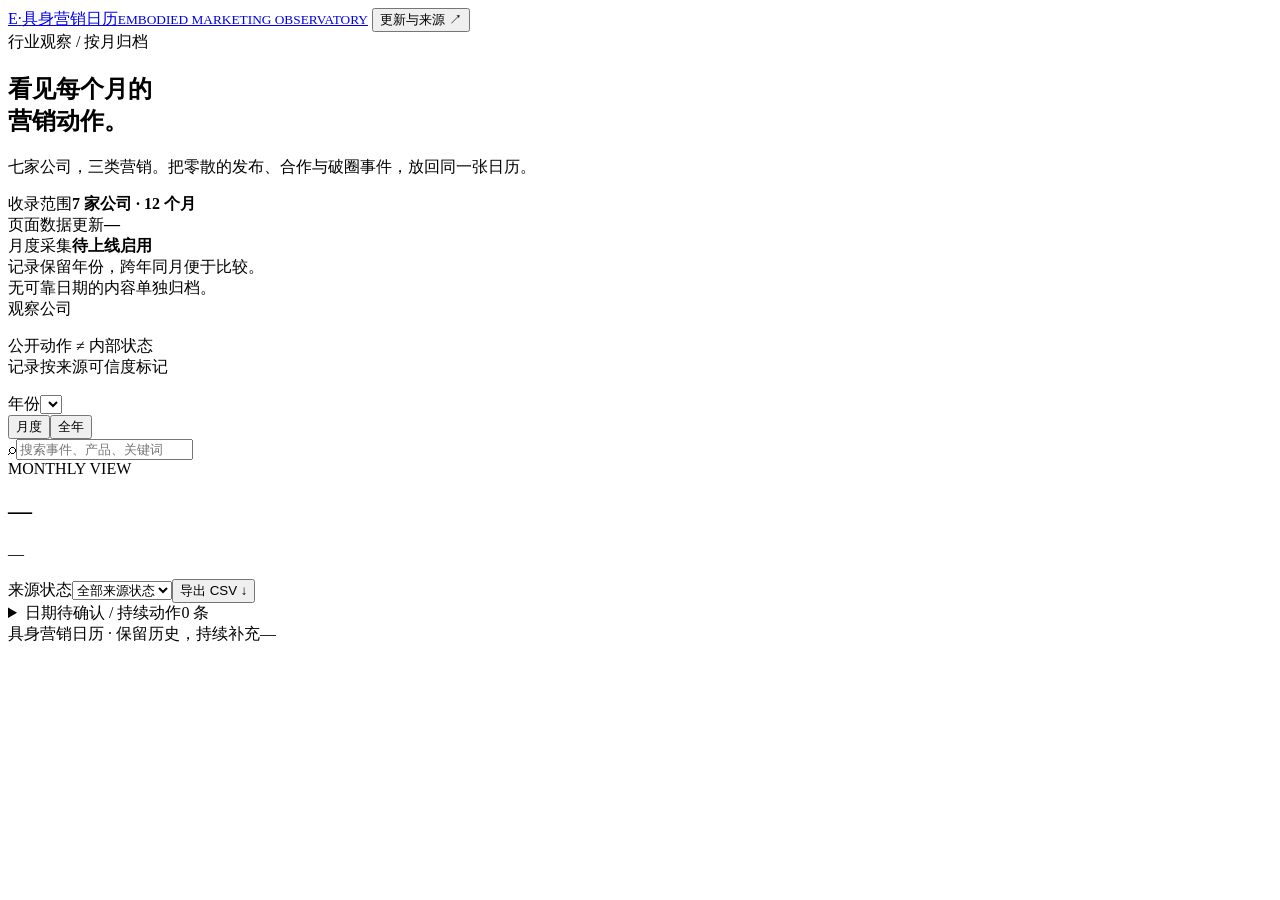
<file: template.html>
<!doctype html>
<html lang="zh-CN">
<head>
  <meta charset="utf-8">
  <meta name="viewport" content="width=device-width,initial-scale=1">
  <meta name="description" content="具身智能公司营销动作日历：按月查看品牌营销、公关与产品营销，追踪公开来源与更新记录。">
  <meta name="color-scheme" content="light">
  <title>具身营销日历 · 行业观察</title>
  <style>/*__STYLES__*/</style>
</head>
<body>
<div class="site-shell">
  <header class="topbar">
    <a class="wordmark" href="#"><span class="logo" aria-hidden="true">E<span>·</span></span><span>具身营销日历<small>EMBODIED MARKETING OBSERVATORY</small></span></a>
    <button class="quiet" id="about-button">更新与来源 ↗</button>
  </header>
  <section class="hero">
    <div class="hero-copy"><div class="eyebrow">行业观察 / 按月归档</div><h1>看见每个月的<br><span>营销动作。</span></h1><p>七家公司，三类营销。把零散的发布、合作与破圈事件，放回同一张日历。</p></div>
    <div class="hero-meta"><div class="meta-line"><span>收录范围</span><strong>7 家公司 · 12 个月</strong></div><div class="meta-line"><span>页面数据更新</span><strong id="updated-date">—</strong></div><div class="meta-line"><span>月度采集</span><strong id="automation-state">待上线启用</strong></div><div class="meta-caption">记录保留年份，跨年同月便于比较。<br>无可靠日期的内容单独归档。</div></div>
  </section>
  <main class="workspace">
    <aside class="sidebar" aria-label="公司筛选"><div class="section-label">观察公司</div><div id="company-nav"></div><div class="sidebar-note"><span class="note-dot"></span><p>公开动作 ≠ 内部状态<br>记录按来源可信度标记</p></div></aside>
    <div class="content">
      <div class="toolbar"><div class="toolbar-left"><label class="sr-only" for="year">年份</label><select id="year"></select><div class="view-switch" aria-label="浏览视图"><button id="view-month" aria-pressed="true">月度</button><button id="view-year" aria-pressed="false">全年</button></div></div><label class="search"><span aria-hidden="true">⌕</span><input id="search" type="search" placeholder="搜索事件、产品、关键词" aria-label="搜索事件、产品、关键词"></label></div>
      <div id="months" class="months" aria-label="月份选择"></div>
      <div class="result-head"><div><div class="eyebrow" id="result-kicker">MONTHLY VIEW</div><h2 id="result-title">—</h2><p id="result-summary" aria-live="polite">—</p></div><div class="result-actions"><label class="sr-only" for="trust">来源状态</label><select id="trust"><option value="all">全部来源状态</option><option value="sourced">有公开来源</option><option value="verified">已人工核实</option><option value="pending">原稿待核实</option></select><button class="quiet export" id="export">导出 CSV ↓</button></div></div>
      <div class="data-note" id="data-note"></div>
      <div id="results"></div>
      <details class="undated"><summary><span>日期待确认 / 持续动作</span><span id="undated-count">0 条</span></summary><p class="muted">原稿缺少年份或注明持续型的内容，未计入月度统计。</p><div id="undated-results"></div></details>
    </div>
  </main>
  <footer><span>具身营销日历 <span class="footer-dot">·</span> 保留历史，持续补充</span><span id="footer-count">—</span></footer>
</div>
<dialog id="event-dialog" aria-labelledby="event-dialog-title"><div class="dialog-top"><span class="eyebrow">事件档案</span><button id="close-event" class="quiet" aria-label="关闭事件详情">关闭 ×</button></div><div id="event-detail"></div></dialog>
<dialog id="about-dialog" aria-labelledby="about-dialog-title"><div class="dialog-top"><h2 id="about-dialog-title">更新与来源</h2><button id="close-about" class="quiet" aria-label="关闭更新与来源">关闭 ×</button></div><div id="about-content"></div></dialog>
<script type="application/json" id="calendar-data">/*__DATA__*/</script>
<script>/*__APP__*/</script>
</body>
</html>
</file>
